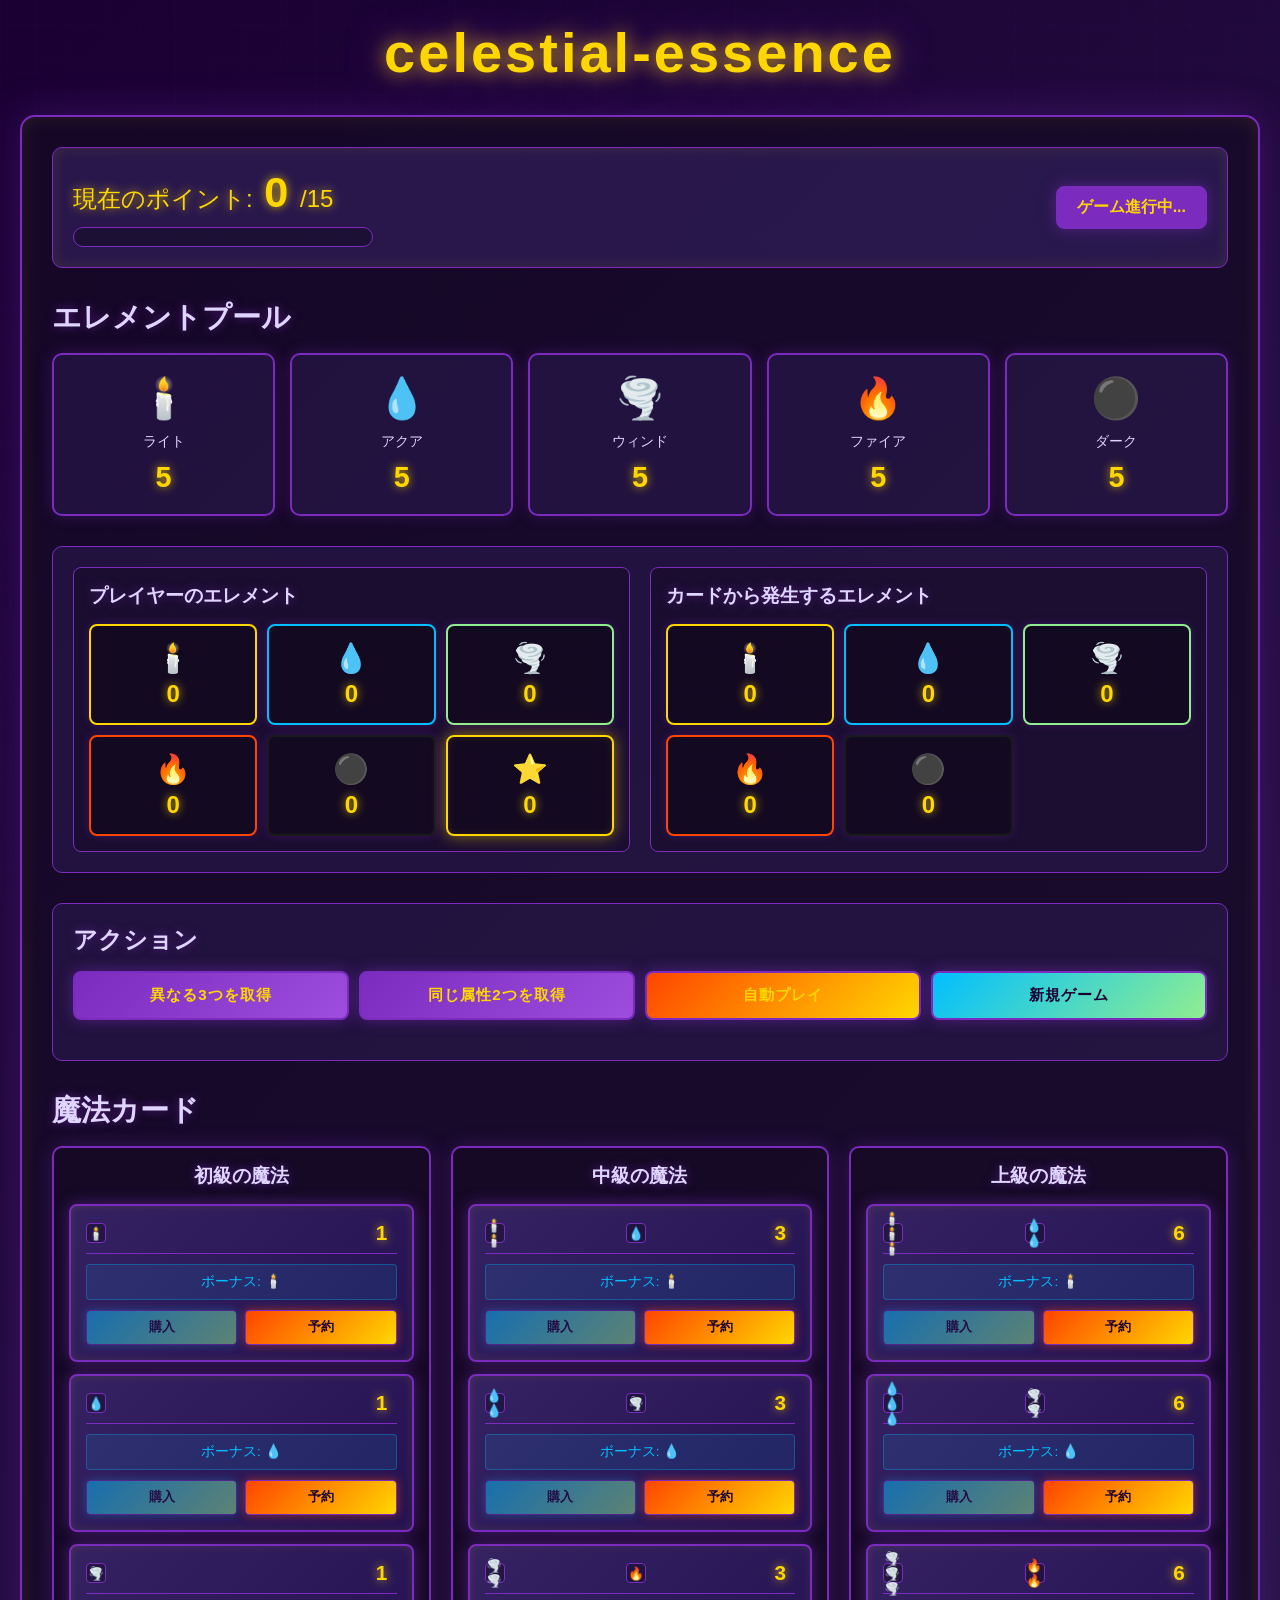
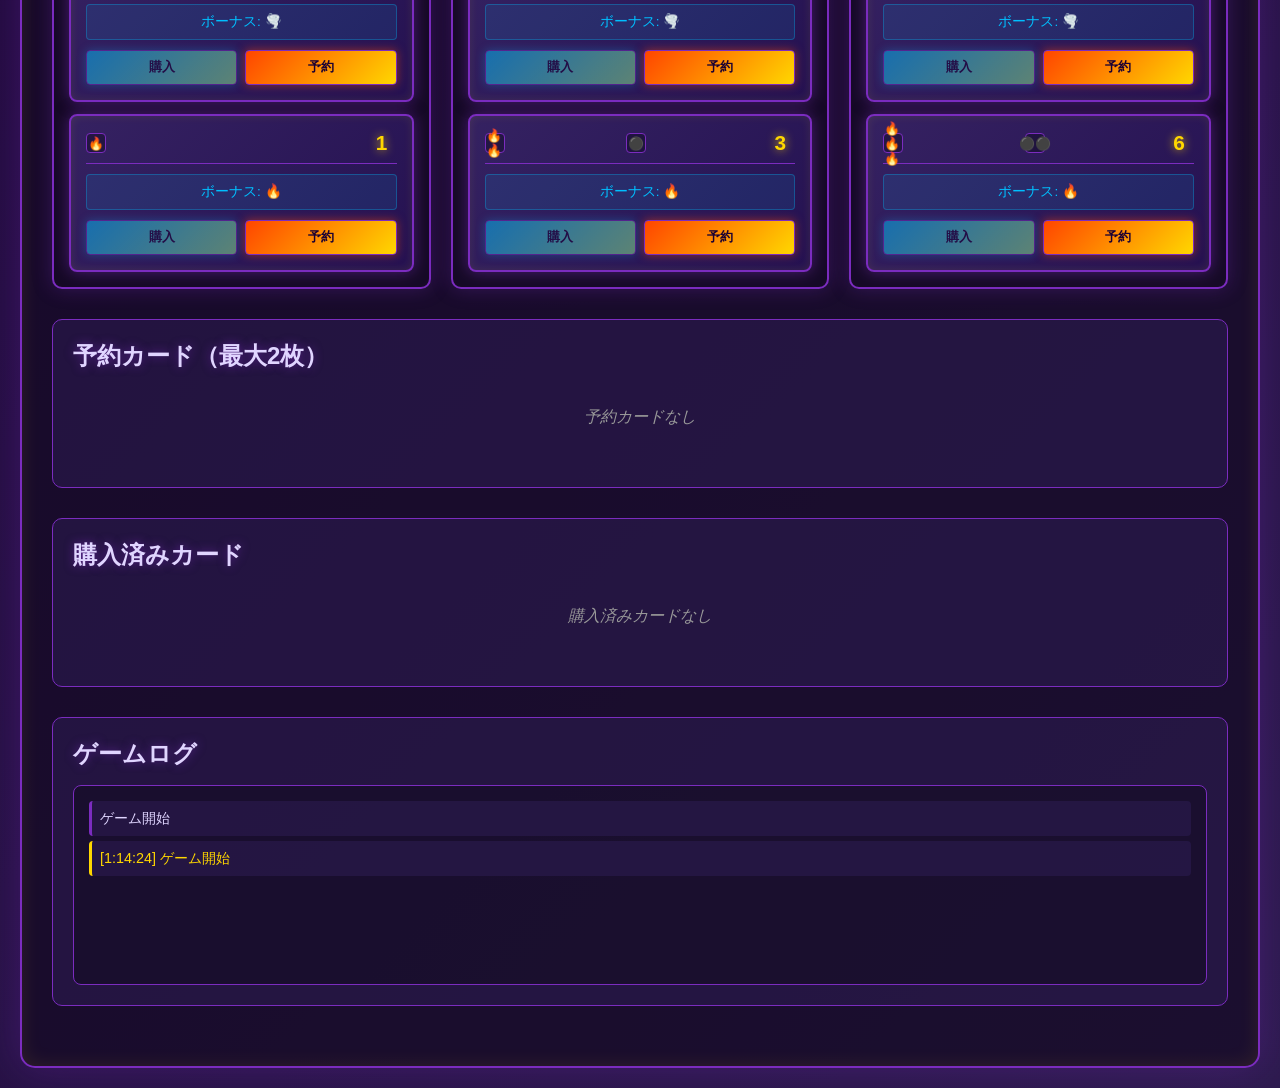
<file: index.html>
<!DOCTYPE html>
<html lang="ja">
<head>
    <meta charset="UTF-8">
    <meta name="viewport" content="width=device-width, initial-scale=1.0">
    <title>celestial-essence</title>
    <link rel="stylesheet" href="elemental-style.css">
</head>
<body>
    <div class="container">
        <h1 class="title">celestial-essence</h1>
        
        <div class="game-board">
            <!-- スコア表示 -->
            <div class="score-section">
                <div class="score-display">
                    <div class="current-score">
                        <span>現在のポイント:</span>
                        <span id="currentScore" class="score-number">0</span>
                        <span>/15</span>
                    </div>
                    <div class="score-bar">
                        <div class="score-progress" id="scoreProgress" style="width: 0%;"></div>
                    </div>
                </div>
                <button id="gameStatus" class="game-status-btn">ゲーム進行中...</button>
            </div>

            <!-- エレメントプール -->
            <div class="pools-section">
                <h2>エレメントプール</h2>
                <div class="pools-grid">
                    <div class="pool light-pool">
                        <div class="pool-icon">🕯️</div>
                        <div class="pool-name">ライト</div>
                        <div class="pool-count" id="lightPool">5</div>
                    </div>
                    <div class="pool aqua-pool">
                        <div class="pool-icon">💧</div>
                        <div class="pool-name">アクア</div>
                        <div class="pool-count" id="aquaPool">5</div>
                    </div>
                    <div class="pool wind-pool">
                        <div class="pool-icon">🌪️</div>
                        <div class="pool-name">ウィンド</div>
                        <div class="pool-count" id="windPool">5</div>
                    </div>
                    <div class="pool fire-pool">
                        <div class="pool-icon">🔥</div>
                        <div class="pool-name">ファイア</div>
                        <div class="pool-count" id="firePool">5</div>
                    </div>
                    <div class="pool dark-pool">
                        <div class="pool-icon">⚫</div>
                        <div class="pool-name">ダーク</div>
                        <div class="pool-count" id="darkPool">5</div>
                    </div>
                </div>
            </div>

            <!-- プレイヤーエレメント -->
            <div class="player-section">
                <div class="player-info">
                    <h2>プレイヤーのエレメント</h2>
                    <div class="elements-display">
                        <div class="element light-element">
                            <span class="element-icon">🕯️</span>
                            <span id="playerLight" class="element-count">0</span>
                        </div>
                        <div class="element aqua-element">
                            <span class="element-icon">💧</span>
                            <span id="playerAqua" class="element-count">0</span>
                        </div>
                        <div class="element wind-element">
                            <span class="element-icon">🌪️</span>
                            <span id="playerWind" class="element-count">0</span>
                        </div>
                        <div class="element fire-element">
                            <span class="element-icon">🔥</span>
                            <span id="playerFire" class="element-count">0</span>
                        </div>
                        <div class="element dark-element">
                            <span class="element-icon">⚫</span>
                            <span id="playerDark" class="element-count">0</span>
                        </div>
                        <div class="element aether-element">
                            <span class="element-icon">⭐</span>
                            <span id="playerAether" class="element-count">0</span>
                        </div>
                    </div>
                </div>

                <div class="generated-elements">
                    <h3>カードから発生するエレメント</h3>
                    <div class="generated-display">
                        <div class="gen-element light-element">
                            <span class="element-icon">🕯️</span>
                            <span id="generatedLight" class="element-count">0</span>
                        </div>
                        <div class="gen-element aqua-element">
                            <span class="element-icon">💧</span>
                            <span id="generatedAqua" class="element-count">0</span>
                        </div>
                        <div class="gen-element wind-element">
                            <span class="element-icon">🌪️</span>
                            <span id="generatedWind" class="element-count">0</span>
                        </div>
                        <div class="gen-element fire-element">
                            <span class="element-icon">🔥</span>
                            <span id="generatedFire" class="element-count">0</span>
                        </div>
                        <div class="gen-element dark-element">
                            <span class="element-icon">⚫</span>
                            <span id="generatedDark" class="element-count">0</span>
                        </div>
                    </div>
                </div>
            </div>

            <!-- アクションボタン -->
            <div class="actions-section">
                <h2>アクション</h2>
                <div class="action-buttons">
                    <button id="takeDifferent" class="action-btn">異なる3つを取得</button>
                    <button id="takeSame" class="action-btn">同じ属性2つを取得</button>
                    <button id="autoPlay" class="action-btn auto-play">自動プレイ</button>
                    <button id="newGame" class="action-btn new-game">新規ゲーム</button>
                </div>

                <!-- 異なる3つ選択UI -->
                <div id="differentUI" class="action-ui" style="display: none;">
                    <h3>異なる3つのエレメントを選択</h3>
                    <div class="selection-grid">
                        <label class="selection-checkbox">
                            <input type="checkbox" value="light" class="different-checkbox">
                            <span class="checkbox-label">🕯️ ライト</span>
                        </label>
                        <label class="selection-checkbox">
                            <input type="checkbox" value="aqua" class="different-checkbox">
                            <span class="checkbox-label">💧 アクア</span>
                        </label>
                        <label class="selection-checkbox">
                            <input type="checkbox" value="wind" class="different-checkbox">
                            <span class="checkbox-label">🌪️ ウィンド</span>
                        </label>
                        <label class="selection-checkbox">
                            <input type="checkbox" value="fire" class="different-checkbox">
                            <span class="checkbox-label">🔥 ファイア</span>
                        </label>
                        <label class="selection-checkbox">
                            <input type="checkbox" value="dark" class="different-checkbox">
                            <span class="checkbox-label">⚫ ダーク</span>
                        </label>
                    </div>
                    <button class="confirm-btn" id="confirmDifferent">確定</button>
                    <button class="cancel-btn" id="cancelDifferent">キャンセル</button>
                </div>

                <!-- 同じ属性2つ選択UI -->
                <div id="sameUI" class="action-ui" style="display: none;">
                    <h3>同じエレメント2つを選択</h3>
                    <select id="sameSelect" class="selection-dropdown">
                        <option value="">属性を選択...</option>
                    </select>
                    <button class="confirm-btn" id="confirmSame">確定</button>
                    <button class="cancel-btn" id="cancelSame">キャンセル</button>
                </div>
            </div>

            <!-- 魔法カード展示 -->
            <div class="cards-section">
                <h2>魔法カード</h2>
                <div class="cards-container">
                    <!-- 初級カード -->
                    <div class="tier-column tier-1">
                        <h3>初級の魔法</h3>
                        <div id="tier1Cards" class="cards-list"></div>
                    </div>
                    <!-- 中級カード -->
                    <div class="tier-column tier-2">
                        <h3>中級の魔法</h3>
                        <div id="tier2Cards" class="cards-list"></div>
                    </div>
                    <!-- 上級カード -->
                    <div class="tier-column tier-3">
                        <h3>上級の魔法</h3>
                        <div id="tier3Cards" class="cards-list"></div>
                    </div>
                </div>
            </div>

            <!-- 予約カード -->
            <div class="reserved-section">
                <h2>予約カード（最大2枚）</h2>
                <div class="reserved-cards" id="reservedCards">
                    <div class="no-reserved">予約カードなし</div>
                </div>
            </div>

            <!-- 購入カード -->
            <div class="purchased-section">
                <h2>購入済みカード</h2>
                <div class="purchased-cards" id="purchasedCards">
                    <div class="no-purchased">購入済みカードなし</div>
                </div>
            </div>

            <!-- ゲームログ -->
            <div class="log-section">
                <h2>ゲームログ</h2>
                <div class="log-container" id="gameLog">
                    <div class="log-entry">ゲーム開始</div>
                </div>
            </div>
        </div>
    </div>

    <script src="elemental-script.js"></script>
</body>
</html>
</file>
<file: elemental-style.css>
:root {
    --light-color: #ffd700;
    --aqua-color: #00bfff;
    --wind-color: #90ee90;
    --fire-color: #ff4500;
    --dark-color: #1a1a1a;
    --aether-color: #ffd700;
    --primary-bg: #1a0033;
    --secondary-bg: #2d1b4e;
    --accent-color: #7b2cbf;
    --text-color: #e0d5ff;
    --card-bg: #3d2870;
    --border-color: #7b2cbf;
}

* {
    margin: 0;
    padding: 0;
    box-sizing: border-box;
}

body {
    font-family: 'Segoe UI', Tahoma, Geneva, Verdana, sans-serif;
    background: linear-gradient(135deg, var(--primary-bg) 0%, var(--secondary-bg) 100%);
    color: var(--text-color);
    min-height: 100vh;
    position: relative;
    overflow-x: hidden;
}

body::before {
    content: '';
    position: fixed;
    top: 0;
    left: 0;
    width: 100%;
    height: 100%;
    background-image: 
        repeating-linear-gradient(90deg, rgba(123, 44, 191, 0.03) 0px, rgba(123, 44, 191, 0.03) 1px, transparent 1px, transparent 35px),
        repeating-linear-gradient(0deg, rgba(123, 44, 191, 0.03) 0px, rgba(123, 44, 191, 0.03) 1px, transparent 1px, transparent 35px);
    pointer-events: none;
    z-index: -1;
}

.container {
    max-width: 1400px;
    margin: 0 auto;
    padding: 20px;
}

.title {
    text-align: center;
    font-size: 3.5em;
    margin-bottom: 30px;
    text-shadow: 0 0 20px rgba(255, 215, 0, 0.8), 0 0 40px rgba(123, 44, 191, 0.6);
    color: #ffd700;
    letter-spacing: 3px;
    animation: titleGlow 2s ease-in-out infinite;
}

@keyframes titleGlow {
    0%, 100% { text-shadow: 0 0 20px rgba(255, 215, 0, 0.8), 0 0 40px rgba(123, 44, 191, 0.6); }
    50% { text-shadow: 0 0 30px rgba(255, 215, 0, 1), 0 0 60px rgba(123, 44, 191, 0.8); }
}

.game-board {
    background: rgba(20, 10, 35, 0.7);
    border: 2px solid var(--border-color);
    border-radius: 15px;
    padding: 30px;
    box-shadow: 0 0 40px rgba(123, 44, 191, 0.3), inset 0 0 20px rgba(255, 215, 0, 0.1);
}

/* スコア表示 */
.score-section {
    display: flex;
    justify-content: space-between;
    align-items: center;
    margin-bottom: 30px;
    padding: 20px;
    background: rgba(61, 40, 112, 0.5);
    border: 1px solid var(--accent-color);
    border-radius: 10px;
    box-shadow: inset 0 0 15px rgba(255, 215, 0, 0.1);
}

.score-display {
    flex: 1;
}

.current-score {
    font-size: 1.5em;
    margin-bottom: 10px;
    color: #ffd700;
    text-shadow: 0 0 10px rgba(255, 215, 0, 0.8);
}

.score-number {
    font-weight: bold;
    font-size: 1.8em;
    margin: 0 5px;
}

.score-bar {
    width: 300px;
    height: 20px;
    background: rgba(0, 0, 0, 0.3);
    border: 1px solid var(--accent-color);
    border-radius: 10px;
    overflow: hidden;
}

.score-progress {
    height: 100%;
    background: linear-gradient(90deg, #ffd700, #ff4500, #00bfff);
    transition: width 0.3s ease;
    box-shadow: 0 0 10px rgba(255, 215, 0, 0.8);
}

.game-status-btn {
    padding: 10px 20px;
    background: linear-gradient(135deg, var(--accent-color), #7b2cbf);
    border: 1px solid var(--border-color);
    color: #ffd700;
    border-radius: 8px;
    cursor: pointer;
    font-size: 1em;
    font-weight: bold;
    transition: all 0.3s ease;
    box-shadow: 0 0 15px rgba(123, 44, 191, 0.5);
}

.game-status-btn:hover {
    box-shadow: 0 0 25px rgba(255, 215, 0, 0.8), 0 0 15px rgba(123, 44, 191, 0.8);
}

.game-status-btn.victory {
    background: linear-gradient(135deg, #ffd700, #ff4500);
    color: #1a0033;
    text-shadow: 0 0 10px rgba(255, 215, 0, 0.8);
}

/* エレメントプール */
.pools-section {
    margin-bottom: 30px;
}

.pools-section h2 {
    font-size: 1.8em;
    margin-bottom: 15px;
    text-shadow: 0 0 10px rgba(123, 44, 191, 0.6);
}

.pools-grid {
    display: grid;
    grid-template-columns: repeat(auto-fit, minmax(120px, 1fr));
    gap: 15px;
    margin-bottom: 20px;
}

.pool {
    padding: 20px;
    border: 2px solid var(--border-color);
    border-radius: 10px;
    text-align: center;
    background: rgba(61, 40, 112, 0.3);
    transition: all 0.3s ease;
    box-shadow: 0 0 15px rgba(123, 44, 191, 0.3);
}

.pool:hover {
    transform: translateY(-5px);
    box-shadow: 0 0 25px rgba(123, 44, 191, 0.6), 0 0 15px rgba(255, 215, 0, 0.3);
}

.pool-icon {
    font-size: 2.5em;
    margin-bottom: 10px;
}

.pool-name {
    font-size: 0.9em;
    color: #e0d5ff;
    margin-bottom: 10px;
}

.pool-count {
    font-size: 1.8em;
    font-weight: bold;
    color: #ffd700;
    text-shadow: 0 0 10px rgba(255, 215, 0, 0.8);
}

/* プレイヤーセクション */
.player-section {
    display: grid;
    grid-template-columns: 1fr 1fr;
    gap: 20px;
    margin-bottom: 30px;
    padding: 20px;
    background: rgba(61, 40, 112, 0.3);
    border: 1px solid var(--accent-color);
    border-radius: 10px;
}

.player-info, .generated-elements {
    background: rgba(20, 10, 35, 0.5);
    padding: 15px;
    border: 1px solid var(--border-color);
    border-radius: 8px;
}

.player-info h2, .generated-elements h3 {
    font-size: 1.2em;
    margin-bottom: 15px;
    text-shadow: 0 0 10px rgba(123, 44, 191, 0.6);
}

.elements-display, .generated-display {
    display: grid;
    grid-template-columns: repeat(3, 1fr);
    gap: 10px;
}

.element, .gen-element {
    padding: 15px;
    border: 2px solid var(--border-color);
    border-radius: 8px;
    text-align: center;
    background: rgba(0, 0, 0, 0.3);
    transition: all 0.3s ease;
    box-shadow: 0 0 10px rgba(123, 44, 191, 0.3);
}

.element:hover, .gen-element:hover {
    box-shadow: 0 0 20px rgba(123, 44, 191, 0.6), 0 0 10px rgba(255, 215, 0, 0.3);
}

.element-icon {
    font-size: 1.8em;
    display: block;
    margin-bottom: 5px;
}

.element-count {
    font-size: 1.5em;
    font-weight: bold;
    color: #ffd700;
    display: block;
    text-shadow: 0 0 10px rgba(255, 215, 0, 0.8);
}

/* アクションセクション */
.actions-section {
    margin-bottom: 30px;
    padding: 20px;
    background: rgba(61, 40, 112, 0.3);
    border: 1px solid var(--accent-color);
    border-radius: 10px;
}

.actions-section h2 {
    font-size: 1.5em;
    margin-bottom: 15px;
    text-shadow: 0 0 10px rgba(123, 44, 191, 0.6);
}

.action-buttons {
    display: grid;
    grid-template-columns: repeat(auto-fit, minmax(150px, 1fr));
    gap: 10px;
    margin-bottom: 20px;
}

.action-btn {
    padding: 12px 20px;
    background: linear-gradient(135deg, var(--accent-color), #9d4edd);
    border: 2px solid var(--border-color);
    color: #ffd700;
    border-radius: 8px;
    cursor: pointer;
    font-size: 0.95em;
    font-weight: bold;
    transition: all 0.3s ease;
    box-shadow: 0 0 15px rgba(123, 44, 191, 0.5);
    text-transform: uppercase;
    letter-spacing: 1px;
}

.action-btn:hover:not(:disabled) {
    transform: translateY(-3px);
    box-shadow: 0 0 25px rgba(255, 215, 0, 0.8), 0 0 15px rgba(123, 44, 191, 0.8);
}

.action-btn:disabled {
    opacity: 0.5;
    cursor: not-allowed;
    box-shadow: 0 0 10px rgba(123, 44, 191, 0.2);
}

.action-btn.auto-play {
    background: linear-gradient(135deg, #ff4500, #ffd700);
}

.action-btn.new-game {
    background: linear-gradient(135deg, #00bfff, #90ee90);
    color: #1a0033;
}

/* アクションUI */
.action-ui {
    background: rgba(20, 10, 35, 0.7);
    padding: 20px;
    border: 2px solid var(--accent-color);
    border-radius: 8px;
    margin-top: 15px;
}

.action-ui h3 {
    margin-bottom: 15px;
    text-shadow: 0 0 10px rgba(123, 44, 191, 0.6);
}

.selection-grid {
    display: grid;
    grid-template-columns: repeat(auto-fit, minmax(150px, 1fr));
    gap: 10px;
    margin-bottom: 15px;
}

.selection-checkbox {
    display: flex;
    align-items: center;
    padding: 10px;
    background: rgba(61, 40, 112, 0.3);
    border: 2px solid var(--accent-color);
    border-radius: 8px;
    cursor: pointer;
    transition: all 0.3s ease;
}

.selection-checkbox:hover {
    background: rgba(123, 44, 191, 0.5);
    box-shadow: 0 0 15px rgba(255, 215, 0, 0.3);
}

.selection-checkbox input[type="checkbox"] {
    margin-right: 10px;
    cursor: pointer;
    width: 18px;
    height: 18px;
}

.checkbox-label {
    cursor: pointer;
}

.selection-dropdown {
    width: 100%;
    padding: 12px;
    background: rgba(61, 40, 112, 0.5);
    border: 2px solid var(--accent-color);
    border-radius: 8px;
    color: #ffd700;
    font-size: 1em;
    margin-bottom: 15px;
}

.selection-dropdown option {
    background: var(--primary-bg);
    color: var(--text-color);
}

.confirm-btn, .cancel-btn {
    padding: 10px 20px;
    margin-right: 10px;
    border: 2px solid var(--border-color);
    border-radius: 8px;
    cursor: pointer;
    font-size: 0.9em;
    font-weight: bold;
    transition: all 0.3s ease;
    text-transform: uppercase;
    letter-spacing: 1px;
}

.confirm-btn {
    background: linear-gradient(135deg, #00bfff, #90ee90);
    color: #1a0033;
    box-shadow: 0 0 15px rgba(0, 191, 255, 0.5);
}

.confirm-btn:hover {
    box-shadow: 0 0 25px rgba(0, 191, 255, 0.8), 0 0 15px rgba(144, 238, 144, 0.8);
}

.cancel-btn {
    background: linear-gradient(135deg, var(--accent-color), #9d4edd);
    color: #ffd700;
    box-shadow: 0 0 15px rgba(123, 44, 191, 0.5);
}

.cancel-btn:hover {
    box-shadow: 0 0 25px rgba(255, 215, 0, 0.8), 0 0 15px rgba(123, 44, 191, 0.8);
}

/* カードセクション */
.cards-section {
    margin-bottom: 30px;
}

.cards-section h2 {
    font-size: 1.8em;
    margin-bottom: 15px;
    text-shadow: 0 0 10px rgba(123, 44, 191, 0.6);
}

.cards-container {
    display: grid;
    grid-template-columns: repeat(3, 1fr);
    gap: 20px;
}

.tier-column {
    background: rgba(20, 10, 35, 0.5);
    border: 2px solid var(--border-color);
    border-radius: 10px;
    padding: 15px;
    box-shadow: 0 0 20px rgba(123, 44, 191, 0.3);
}

.tier-column h3 {
    text-align: center;
    margin-bottom: 15px;
    text-shadow: 0 0 10px rgba(123, 44, 191, 0.6);
    font-size: 1.2em;
}

.cards-list {
    display: flex;
    flex-direction: column;
    gap: 12px;
    min-height: 150px;
}

.magic-card {
    padding: 15px;
    background: linear-gradient(135deg, rgba(61, 40, 112, 0.8), rgba(41, 20, 92, 0.8));
    border: 2px solid var(--border-color);
    border-radius: 8px;
    cursor: pointer;
    transition: all 0.3s ease;
    box-shadow: 0 0 15px rgba(123, 44, 191, 0.5), inset 0 0 10px rgba(255, 215, 0, 0.1);
    position: relative;
    overflow: hidden;
}

.magic-card::before {
    content: '';
    position: absolute;
    top: 0;
    left: 0;
    right: 0;
    bottom: 0;
    background: linear-gradient(135deg, rgba(255, 215, 0, 0.1), transparent);
    opacity: 0;
    transition: opacity 0.3s ease;
}

.magic-card:hover {
    transform: translateY(-5px);
    box-shadow: 0 0 25px rgba(255, 215, 0, 0.8), 0 0 15px rgba(123, 44, 191, 0.8), inset 0 0 15px rgba(255, 215, 0, 0.2);
}

.magic-card:hover::before {
    opacity: 1;
}

.card-header {
    display: flex;
    justify-content: space-between;
    align-items: center;
    margin-bottom: 10px;
    border-bottom: 1px solid var(--border-color);
    padding-bottom: 8px;
}

.card-cost {
    display: grid;
    grid-template-columns: repeat(auto-fit, minmax(20px, 1fr));
    gap: 3px;
    flex: 1;
}

.cost-item {
    width: 20px;
    height: 20px;
    display: flex;
    align-items: center;
    justify-content: center;
    font-size: 0.8em;
    background: rgba(0, 0, 0, 0.3);
    border: 1px solid var(--border-color);
    border-radius: 4px;
}

.card-points {
    font-size: 1.3em;
    font-weight: bold;
    color: #ffd700;
    text-shadow: 0 0 10px rgba(255, 215, 0, 0.8);
    min-width: 30px;
    text-align: center;
}

.card-bonus {
    font-size: 0.85em;
    text-align: center;
    color: #00bfff;
    padding: 8px;
    background: rgba(0, 191, 255, 0.1);
    border: 1px solid rgba(0, 191, 255, 0.3);
    border-radius: 4px;
    margin-bottom: 10px;
}

.card-buttons {
    display: grid;
    grid-template-columns: 1fr 1fr;
    gap: 8px;
}

.card-btn {
    padding: 8px;
    border: 1px solid var(--border-color);
    border-radius: 4px;
    cursor: pointer;
    font-size: 0.8em;
    font-weight: bold;
    transition: all 0.2s ease;
    text-transform: uppercase;
}

.purchase-btn {
    background: linear-gradient(135deg, #00bfff, #90ee90);
    color: #1a0033;
    box-shadow: 0 0 10px rgba(0, 191, 255, 0.5);
}

.purchase-btn:hover:not(:disabled) {
    box-shadow: 0 0 20px rgba(0, 191, 255, 0.8), 0 0 10px rgba(144, 238, 144, 0.8);
}

.purchase-btn:disabled {
    opacity: 0.5;
    cursor: not-allowed;
}

.reserve-btn {
    background: linear-gradient(135deg, #ff4500, #ffd700);
    color: #1a0033;
    box-shadow: 0 0 10px rgba(255, 69, 0, 0.5);
}

.reserve-btn:hover:not(:disabled) {
    box-shadow: 0 0 20px rgba(255, 69, 0, 0.8), 0 0 10px rgba(255, 215, 0, 0.8);
}

.reserve-btn:disabled {
    opacity: 0.5;
    cursor: not-allowed;
}

/* 予約カードセクション */
.reserved-section, .purchased-section {
    margin-bottom: 30px;
    padding: 20px;
    background: rgba(61, 40, 112, 0.3);
    border: 1px solid var(--accent-color);
    border-radius: 10px;
}

.reserved-section h2, .purchased-section h2 {
    font-size: 1.5em;
    margin-bottom: 15px;
    text-shadow: 0 0 10px rgba(123, 44, 191, 0.6);
}

.reserved-cards, .purchased-cards {
    display: grid;
    grid-template-columns: repeat(auto-fill, minmax(200px, 1fr));
    gap: 15px;
    min-height: 80px;
}

.no-reserved, .no-purchased {
    grid-column: 1 / -1;
    text-align: center;
    color: #999;
    padding: 20px;
    font-style: italic;
}

/* ゲームログ */
.log-section {
    margin-bottom: 30px;
    padding: 20px;
    background: rgba(61, 40, 112, 0.3);
    border: 1px solid var(--accent-color);
    border-radius: 10px;
}

.log-section h2 {
    font-size: 1.5em;
    margin-bottom: 15px;
    text-shadow: 0 0 10px rgba(123, 44, 191, 0.6);
}

.log-container {
    background: rgba(0, 0, 0, 0.3);
    border: 1px solid var(--border-color);
    border-radius: 8px;
    padding: 15px;
    height: 200px;
    overflow-y: auto;
    font-size: 0.9em;
}

.log-entry {
    padding: 8px;
    margin-bottom: 5px;
    background: rgba(61, 40, 112, 0.3);
    border-left: 3px solid var(--accent-color);
    border-radius: 4px;
    color: #e0d5ff;
}

.log-entry.success {
    border-left-color: #00bfff;
    color: #00bfff;
}

.log-entry.info {
    border-left-color: #ffd700;
    color: #ffd700;
}

/* 色別スタイル */
.light-element {
    border-color: var(--light-color);
}

.aqua-element {
    border-color: var(--aqua-color);
}

.wind-element {
    border-color: var(--wind-color);
}

.fire-element {
    border-color: var(--fire-color);
}

.dark-element {
    border-color: var(--dark-color);
}

.aether-element {
    border-color: var(--aether-color);
    box-shadow: 0 0 15px rgba(255, 215, 0, 0.5), inset 0 0 10px rgba(255, 215, 0, 0.1);
}

/* レスポンシブ */
@media (max-width: 1024px) {
    .cards-container {
        grid-template-columns: 1fr;
    }

    .player-section {
        grid-template-columns: 1fr;
    }

    .elements-display, .generated-display {
        grid-template-columns: repeat(2, 1fr);
    }
}

@media (max-width: 768px) {
    .title {
        font-size: 2em;
    }

    .game-board {
        padding: 15px;
    }

    .score-section {
        flex-direction: column;
        gap: 15px;
    }

    .action-buttons {
        grid-template-columns: repeat(2, 1fr);
    }

    .pools-grid {
        grid-template-columns: repeat(3, 1fr);
    }
}
</file>
